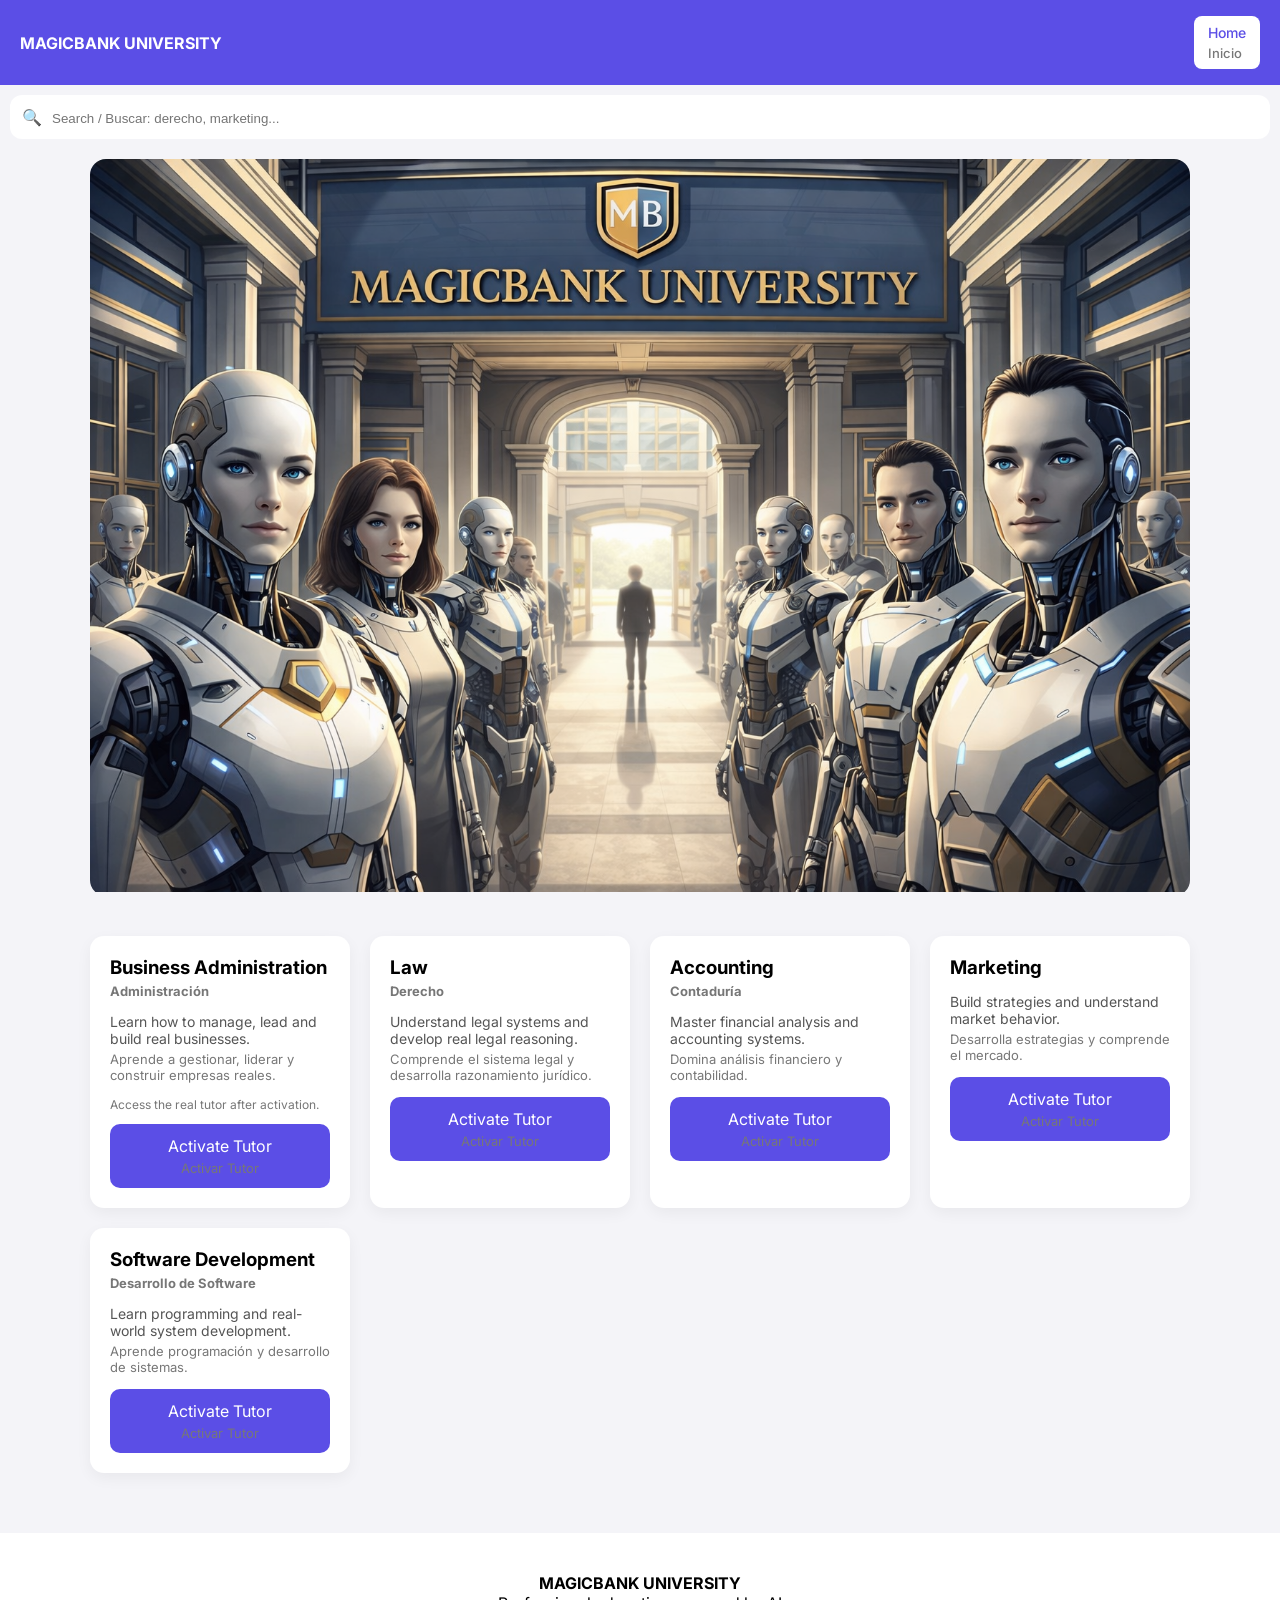
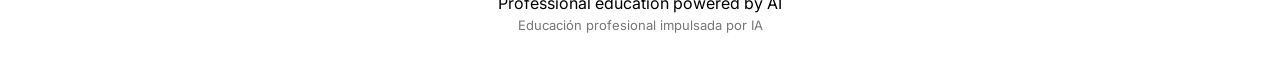
<file: index.html>
<!DOCTYPE html>
<html lang="en">
<head>
<meta charset="UTF-8">
<title>MagicBank University</title>
<meta name="viewport" content="width=device-width, initial-scale=1.0">

<link href="https://fonts.googleapis.com/css2?family=Inter:wght@400;500;600&display=swap" rel="stylesheet">

<style>
body{font-family:Inter,sans-serif;background:#f4f4f8;margin:0}

/* TOP */
.top{
display:flex;
justify-content:space-between;
align-items:center;
padding:16px 20px;
background:#5b4ee6;
color:white;
}

.home-btn{
background:white;
color:#5b4ee6;
padding:8px 14px;
border-radius:8px;
text-decoration:none;
font-size:14px;
font-weight:500;
}

/* SEARCH */
.search{
background:#fff;
margin:10px;
padding:12px;
border-radius:12px;
display:flex;
gap:8px;
align-items:center;
}

.search input{border:none;outline:none;width:100%}

/* SUGGESTIONS */
#suggestions{
position:absolute;
top:45px;
left:0;
width:100%;
background:#fff;
border-radius:10px;
box-shadow:0 10px 25px rgba(0,0,0,.1);
display:none;
z-index:999;
}
.suggestion{padding:10px;cursor:pointer}
.suggestion:hover{background:#eee}

/* HERO */
.hero{max-width:1100px;margin:20px auto;border-radius:16px;overflow:hidden}
.hero img{width:100%}

/* GRID */
.container{max-width:1100px;margin:auto;padding:20px}
.grid{
display:grid;
grid-template-columns:repeat(auto-fit,minmax(260px,1fr));
gap:20px;
}

.card{
background:#fff;
padding:20px;
border-radius:14px;
box-shadow:0 5px 15px rgba(0,0,0,.05);
}

.card h3{margin:0 0 10px}
.card p{font-size:14px;color:#555}

.note{
font-size:12px;
color:#777;
margin-top:10px;
}

.btn{
display:block;
text-align:center;
background:#5b4ee6;
color:#fff;
padding:12px;
border-radius:10px;
text-decoration:none;
margin-top:12px;
}

.es{
display:block;
font-size:13px;
color:#777;
margin-top:4px;
}

/* FOOTER */
footer{
text-align:center;
padding:40px;
background:#fff;
margin-top:40px;
}
</style>
</head>

<body>

<!-- TOP -->
<div class="top">
<div><strong>MAGICBANK UNIVERSITY</strong></div>
<a class="home-btn" href="https://magicbank.org">
Home
<span class="es">Inicio</span>
</a>
</div>

<!-- SEARCH -->
<div class="search">
🔍
<div style="width:100%;position:relative;">
<input id="searchInput" placeholder="Search / Buscar: derecho, marketing...">
<div id="suggestions"></div>
</div>
</div>

<!-- HERO -->
<div class="hero">
<img src="https://gustpuert.github.io/university.magicbank.org/picture-university.png">
</div>

<div class="container">
<div class="grid">

<!-- ADMIN -->
<div class="card">
<h3>Business Administration <span class="es">Administración</span></h3>
<p>
Learn how to manage, lead and build real businesses.
<span class="es">Aprende a gestionar, liderar y construir empresas reales.</span>
</p>
<div class="note">Access the real tutor after activation.</div>
<a class="btn" href="https://magicbank2.mitiendanube.com/productos/facultad-de-administracion-y-negocios/" target="_blank">
Activate Tutor<span class="es">Activar Tutor</span>
</a>
</div>

<!-- LAW -->
<div class="card">
<h3>Law <span class="es">Derecho</span></h3>
<p>
Understand legal systems and develop real legal reasoning.
<span class="es">Comprende el sistema legal y desarrolla razonamiento jurídico.</span>
</p>
<a class="btn" href="https://magicbank2.mitiendanube.com/productos/curso-facultad-de-derecho/" target="_blank">
Activate Tutor<span class="es">Activar Tutor</span>
</a>
</div>

<!-- ACCOUNTING -->
<div class="card">
<h3>Accounting <span class="es">Contaduría</span></h3>
<p>
Master financial analysis and accounting systems.
<span class="es">Domina análisis financiero y contabilidad.</span>
</p>
<a class="btn" href="https://magicbank2.mitiendanube.com/productos/facultad-de-contaduria/" target="_blank">
Activate Tutor<span class="es">Activar Tutor</span>
</a>
</div>

<!-- MARKETING -->
<div class="card">
<h3>Marketing</h3>
<p>
Build strategies and understand market behavior.
<span class="es">Desarrolla estrategias y comprende el mercado.</span>
</p>
<a class="btn" href="https://magicbank2.mitiendanube.com/productos/facultad-de-marketing/" target="_blank">
Activate Tutor<span class="es">Activar Tutor</span>
</a>
</div>

<!-- SOFTWARE -->
<div class="card">
<h3>Software Development <span class="es">Desarrollo de Software</span></h3>
<p>
Learn programming and real-world system development.
<span class="es">Aprende programación y desarrollo de sistemas.</span>
</p>
<a class="btn" href="https://magicbank2.mitiendanube.com/productos/facultad-de-desarrollo-de-software/" target="_blank">
Activate Tutor<span class="es">Activar Tutor</span>
</a>
</div>

</div>
</div>

<footer>
<strong>MAGICBANK UNIVERSITY</strong><br>
Professional education powered by AI
<span class="es">Educación profesional impulsada por IA</span>
</footer>

<!-- BUSCADOR MAGICBANK -->
<script>

/* =========================
NORMALIZADOR (SI NO EXISTE)
========================= */
function normalize(text){
return (text || "")
.toLowerCase()
.normalize("NFD")
.replace(/[\u0300-\u036f]/g,"")
.trim();
}

/* =========================
SAFE OPEN (SI NO EXISTE)
========================= */
function go(url){
if(!url) return;
setTimeout(()=>window.open(url,"_blank"),300);
}

/* =========================
CATÁLOGO (SI NO EXISTE)
========================= */
const catalog = [

{name:"Curso de Inglés", url:"https://magicbank2.mitiendanube.com/productos/curso-avanzado-de-ingles-con-magic-tutor-pro/"},
{name:"Curso de Francés", url:"https://magicbank2.mitiendanube.com/productos/curso-avanzado-de-frances-con-tutor-ia/"},
{name:"Curso de Alemán", url:"https://magicbank2.mitiendanube.com/productos/curso-de-aleman/"},
{name:"Curso de Italiano", url:"https://magicbank2.mitiendanube.com/productos/curso-de-italiano/"},
{name:"Curso de Portugués", url:"https://magicbank2.mitiendanube.com/productos/curso-de-portugues/"},
{name:"Curso de Chino", url:"https://magicbank2.mitiendanube.com/productos/curso-de-chino/"},
{name:"Curso de Español", url:"https://magicbank2.mitiendanube.com/productos/curso-de-espanol-gj55x/"},

{name:"Curso de Cocina Avanzada", url:"https://magicbank2.mitiendanube.com/productos/curso-de-cocina-avanzado-con-tutor-con-ia/"},
{name:"Curso de Nutrición Inteligente", url:"https://magicbank2.mitiendanube.com/productos/nutricion-inteligente-avanzada-con-tutor-ia/"},
{name:"Curso de ChatGPT Avanzado", url:"https://magicbank2.mitiendanube.com/productos/curso-profesional-de-chatgpt/"},
{name:"Curso de Trading Cíclico", url:"https://magicbank2.mitiendanube.com/productos/trading-ciclico-social/"},
{name:"Curso de Banca Digital", url:"https://magicbank2.mitiendanube.com/productos/magicbank-curso-de-banca-digital1/"},
{name:"Curso de Artes y Oficios", url:"https://magicbank2.mitiendanube.com/productos/artes-y-oficios-magicbank/"},
{name:"Curso de Diseño de Interiores", url:"https://magicbank2.mitiendanube.com/productos/curso-diseno-de-interiores-profesional-gj1bk/"},

{name:"Facultad de Derecho", url:"https://magicbank2.mitiendanube.com/productos/curso-facultad-de-derecho/"},
{name:"Facultad de Administración y Negocios", url:"https://magicbank2.mitiendanube.com/productos/facultad-de-administracion-y-negocios/"},
{name:"Facultad de Marketing", url:"https://magicbank2.mitiendanube.com/productos/facultad-de-marketing/"},
{name:"Facultad de Contaduría", url:"https://magicbank2.mitiendanube.com/productos/facultad-de-contaduria/"},
{name:"Facultad de Desarrollo de Software", url:"https://magicbank2.mitiendanube.com/productos/facultad-de-desarrollo-de-software/"},

{name:"Bachillerato MagicBank", url:"https://magicbank2.mitiendanube.com/productos/magicbank-university1/"},
{name:"Facultad de Música", url:"https://magicbank2.mitiendanube.com/productos/facultad-de-musica-6k2ph/"},

{name:"TAP Salud", url:"https://magicbank2.mitiendanube.com/productos/tap-salud/"},
{name:"TAP Derecho", url:"https://magicbank2.mitiendanube.com/productos/tap-derecho/"},
{name:"TAP Empresas", url:"https://magicbank2.mitiendanube.com/productos/tap-empresas/"},
{name:"TAP Administración Pública", url:"https://magicbank2.mitiendanube.com/productos/tap-administracion-publica/"},
{name:"TAP Educación", url:"https://magicbank2.mitiendanube.com/productos/tap-educacion/"},
{name:"TAP Ingeniería", url:"https://magicbank2.mitiendanube.com/productos/tap-ingenieros/"},
{name:"TAP Contaduría", url:"https://magicbank2.mitiendanube.com/productos/asistente-profesional-para-contabilidad-b14t5/"}

];

/* =========================
BUSCADOR
========================= */
document.addEventListener("DOMContentLoaded", function(){

const input = document.getElementById("searchInput");
const suggestions = document.getElementById("suggestions");

if(!input || !suggestions) return;

input.addEventListener("input", function(){

const value = normalize(input.value);
suggestions.innerHTML = "";

if(!value){
suggestions.style.display = "none";
return;
}

const results = catalog.filter(c =>
normalize(c.name).includes(value)
);

if(results.length === 0){
suggestions.style.display = "none";
return;
}

results.slice(0,6).forEach(item => {

const div = document.createElement("div");
div.className = "suggestion";
div.innerText = item.name;

div.onclick = () => {
go(item.url);
input.value = "";
suggestions.innerHTML = "";
suggestions.style.display = "none";
};

suggestions.appendChild(div);

});

suggestions.style.display = "block";

});

/* CERRAR */
document.addEventListener("click", function(e){
if(!input.contains(e.target)){
suggestions.style.display = "none";
}
});

});
</script>

</body>
</html>
</file>
